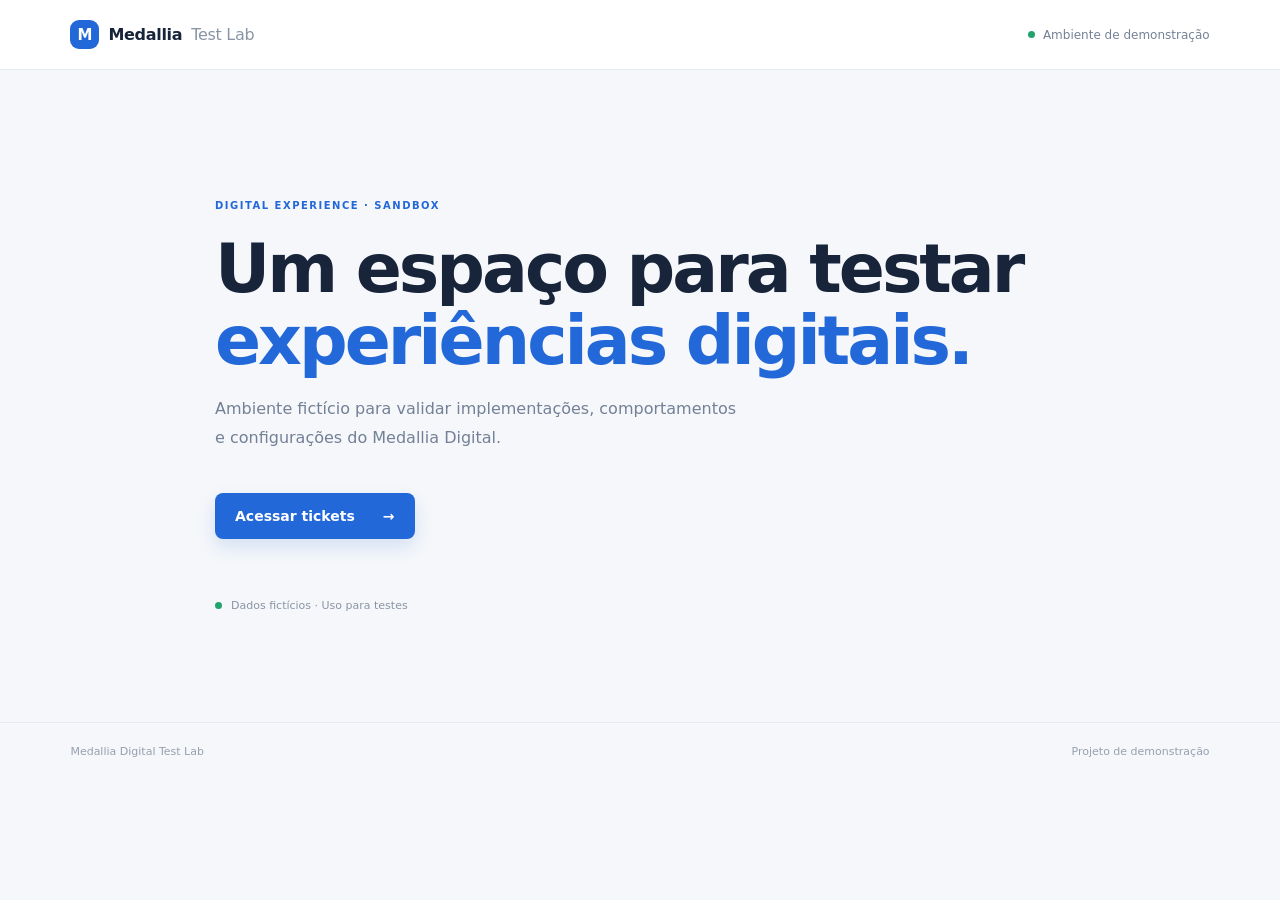
<file: index.html>
<!doctype html>
<html lang="pt-BR">
<head>
  <meta charset="utf-8">
  <meta name="viewport" content="width=device-width, initial-scale=1">
  <title>Medallia Digital | Test Lab</title>
  <link rel="stylesheet" href="styles.css">
</head>
<body class="home-page">
  <header class="topbar">
    <a class="brand" href="index.html"><span class="brand-mark">M</span> Medallia <span class="brand-muted">Test Lab</span></a>
    <span class="environment"><i></i> Ambiente de demonstração</span>
  </header>

  <main class="hero">
    <div class="eyebrow">DIGITAL EXPERIENCE · SANDBOX</div>
    <h1>Um espaço para testar<br><span>experiências digitais.</span></h1>
    <p>Ambiente fictício para validar implementações, comportamentos e configurações do Medallia Digital.</p>
    <a class="primary-button" href="tickets.html">Acessar tickets <span aria-hidden="true">→</span></a>
    <div class="hero-footnote"><span class="pulse"></span> Dados fictícios · Uso para testes</div>
  </main>

  <footer class="footer"><span>Medallia Digital Test Lab</span><span>Projeto de demonstração</span></footer>
  <!-- Insira aqui o snippet do Medallia Digital quando estiver pronto para testar. -->
</body>
</html>
</file>
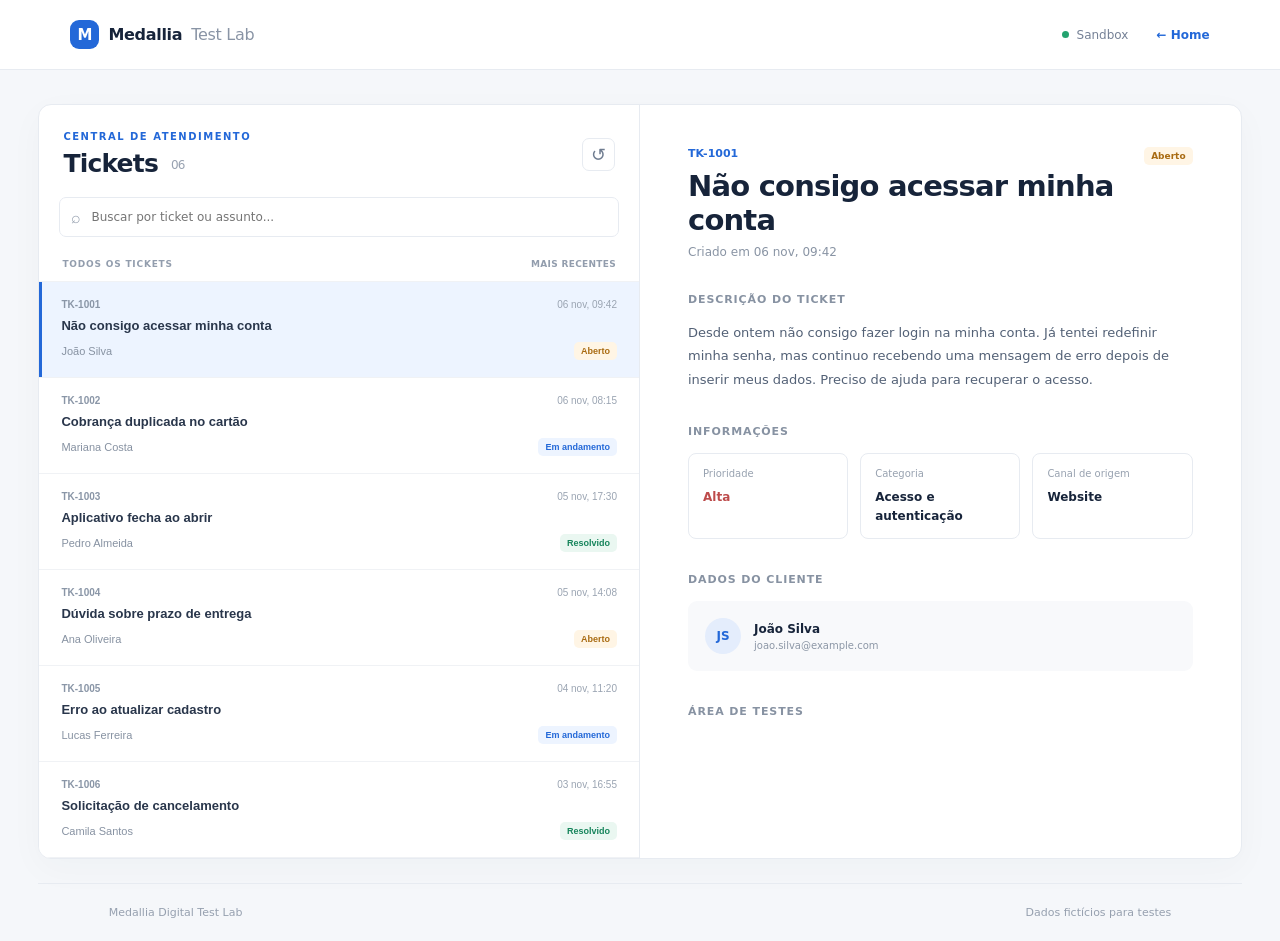
<file: tickets.html>
<!doctype html>
<html lang="pt-BR">
<head>
  <meta charset="utf-8">
  <meta name="viewport" content="width=device-width, initial-scale=1">
  <title>Tickets | Medallia Digital Test Lab</title>
  <link rel="stylesheet" href="styles.css">
</head>
<body class="tickets-page">
  <header class="topbar">
    <a class="brand" href="index.html"><span class="brand-mark">M</span> Medallia <span class="brand-muted">Test Lab</span></a>
    <div class="header-right"><span class="environment"><i></i> Sandbox</span><a class="home-link" href="index.html">← Home</a></div>
  </header>

  <main class="workspace">
    <section class="ticket-sidebar" aria-label="Lista de tickets">
      <div class="sidebar-heading">
        <div><div class="eyebrow">CENTRAL DE ATENDIMENTO</div><h1>Tickets <span id="ticket-count">06</span></h1></div>
        <button class="filter-button" id="clear-search" title="Limpar busca" aria-label="Limpar busca">↺</button>
      </div>
      <label class="search-box"><span>⌕</span><input id="ticket-search" type="search" placeholder="Buscar por ticket ou assunto..." autocomplete="off"></label>
      <div class="list-label">TODOS OS TICKETS <span>MAIS RECENTES</span></div>
      <div id="ticket-list" class="ticket-list"></div>
    </section>

    <section class="ticket-detail" aria-live="polite">
      <div id="detail-content"></div>
    </section>
  </main>

  <footer class="footer workspace-footer"><span>Medallia Digital Test Lab</span><span>Dados fictícios para testes</span></footer>
  <!-- Insira aqui o snippet do Medallia Digital quando estiver pronto para testar. -->
  <script src="app.js"></script>
</body>
</html>
</file>
<file: styles.css>
:root {
  --ink: #17243a; --muted: #738096; --line: #e7ebf1; --paper: #ffffff;
  --canvas: #f5f7fa; --blue: #2368d8; --blue-soft: #edf4ff;
  --green: #16845b; --amber: #a96b12; --red: #bd4b4b;
  font-family: Inter, ui-sans-serif, system-ui, -apple-system, BlinkMacSystemFont, "Segoe UI", sans-serif;
}
* { box-sizing: border-box; }
body { margin: 0; color: var(--ink); background: var(--canvas); min-height: 100vh; }
a { color: inherit; text-decoration: none; }
.topbar { height: 70px; padding: 0 5.5%; display: flex; align-items: center; justify-content: space-between; background: #fff; border-bottom: 1px solid var(--line); }
.brand { display: flex; align-items: center; gap: 9px; font-weight: 750; letter-spacing: -.3px; }
.brand-mark { display: grid; place-items: center; width: 29px; height: 29px; border-radius: 9px; background: var(--blue); color: white; font-size: 15px; }
.brand-muted { color: #8994a5; font-weight: 500; }
.environment { display: flex; align-items: center; gap: 8px; color: #758196; font-size: 12px; }
.environment i, .pulse { width: 7px; height: 7px; border-radius: 50%; background: #24a36f; display: inline-block; }
.hero { width: min(850px, 88%); margin: 0 auto; padding: 130px 0 110px; }
.eyebrow { color: var(--blue); font-size: 10px; font-weight: 800; letter-spacing: 1.5px; }
.hero h1 { margin: 22px 0 18px; font-size: clamp(42px, 7vw, 68px); line-height: 1.06; letter-spacing: -3px; }
.hero h1 span { color: var(--blue); }
.hero p { max-width: 530px; color: var(--muted); line-height: 1.8; font-size: 16px; }
.primary-button { display: inline-flex; align-items: center; gap: 28px; margin-top: 24px; padding: 15px 20px; background: var(--blue); color: #fff; border-radius: 8px; font-weight: 650; font-size: 14px; box-shadow: 0 8px 18px #2368d826; transition: transform .18s, background .18s; }
.primary-button:hover { background: #1858bf; transform: translateY(-2px); }
.hero-footnote { display: flex; align-items: center; gap: 9px; color: #8a95a5; font-size: 11px; margin-top: 60px; }
.footer { display: flex; justify-content: space-between; padding: 22px 5.5%; border-top: 1px solid var(--line); color: #96a0af; font-size: 11px; }

.tickets-page { display: flex; flex-direction: column; }
.header-right { display: flex; align-items: center; gap: 28px; }
.home-link { color: var(--blue); font-size: 12px; font-weight: 650; }
.workspace { width: min(1240px, 94%); margin: 34px auto 24px; min-height: 650px; display: grid; grid-template-columns: minmax(0, 1fr) minmax(0, 1fr); background: var(--paper); border: 1px solid var(--line); border-radius: 13px; overflow: hidden; box-shadow: 0 10px 35px #24344f08; }
.ticket-sidebar { border-right: 1px solid var(--line); min-width: 0; }
.sidebar-heading { display: flex; justify-content: space-between; align-items: center; padding: 26px 24px 19px; }
.sidebar-heading h1 { margin: 7px 0 0; font-size: 25px; letter-spacing: -.8px; }
.sidebar-heading h1 span { color: #98a2b1; font-size: 12px; font-weight: 500; vertical-align: middle; margin-left: 5px; }
.filter-button { border: 1px solid var(--line); background: white; border-radius: 7px; width: 33px; height: 33px; color: #6f7c90; cursor: pointer; font-size: 18px; }
.search-box { margin: 0 20px 22px; height: 40px; padding: 0 11px; border: 1px solid var(--line); border-radius: 7px; display: flex; align-items: center; gap: 8px; color: #96a0af; }
.search-box input { border: 0; outline: 0; width: 100%; color: var(--ink); font: inherit; font-size: 12px; background: transparent; }
.list-label { padding: 0 23px 12px; display: flex; justify-content: space-between; color: #929dad; font-size: 9px; font-weight: 750; letter-spacing: .8px; }
.list-label span { font-weight: 600; letter-spacing: .3px; }
.ticket-list { border-top: 1px solid #f0f2f5; }
.ticket-card { width: 100%; padding: 17px 22px; display: block; text-align: left; border: 0; border-bottom: 1px solid #f0f2f5; background: #fff; cursor: pointer; transition: background .15s; }
.ticket-card:hover { background: #f8faff; }
.ticket-card.active { background: var(--blue-soft); box-shadow: inset 3px 0 var(--blue); }
.ticket-card-top, .ticket-card-bottom { display: flex; align-items: center; justify-content: space-between; gap: 10px; }
.ticket-id { color: #8a96a7; font-size: 10px; font-weight: 650; }
.ticket-date { color: #9aa4b2; font-size: 10px; }
.ticket-subject { margin: 8px 0 9px; font-size: 13px; font-weight: 700; color: #29364b; }
.ticket-customer { color: #8792a2; font-size: 11px; }
.status { display: inline-flex; align-items: center; gap: 5px; padding: 4px 7px; border-radius: 5px; font-size: 9px; font-weight: 700; white-space: nowrap; }
.status.open { color: var(--amber); background: #fff5e5; }
.status.progress { color: var(--blue); background: #edf4ff; }
.status.resolved { color: var(--green); background: #eaf7f1; }
.ticket-detail { padding: 42px 48px; min-width: 0; }
.detail-empty { height: 100%; min-height: 400px; display: grid; place-items: center; text-align: center; color: #929dad; }
.detail-empty strong { display: block; color: #536176; margin-bottom: 7px; }
.detail-header { display: flex; justify-content: space-between; gap: 20px; align-items: flex-start; }
.detail-id { color: var(--blue); font-size: 11px; font-weight: 750; }
.detail-title { margin: 9px 0 8px; font-size: clamp(22px, 3vw, 29px); letter-spacing: -.8px; }
.detail-subtitle { color: #8994a4; font-size: 12px; }
.detail-section { margin-top: 34px; }
.section-title { margin: 0 0 15px; font-size: 11px; text-transform: uppercase; letter-spacing: .9px; color: #8792a2; }
.description { color: #536176; line-height: 1.8; font-size: 13px; max-width: 700px; }
.info-grid { display: grid; grid-template-columns: repeat(3, 1fr); gap: 12px; }
.info-box { border: 1px solid var(--line); border-radius: 8px; padding: 14px; }
.info-box span { display: block; color: #98a2b0; font-size: 10px; margin-bottom: 7px; }
.info-box strong { font-size: 12px; font-weight: 650; }
.priority-high { color: var(--red); } .priority-medium { color: var(--amber); } .priority-low { color: var(--green); }
.customer-panel { background: #f8f9fb; border-radius: 9px; padding: 17px; display: flex; gap: 13px; align-items: center; }
.avatar { width: 36px; height: 36px; border-radius: 50%; background: #e4edfc; color: var(--blue); display: grid; place-items: center; font-weight: 750; font-size: 12px; }
.customer-panel strong { display: block; font-size: 12px; }
.customer-panel span { display: block; color: #8c97a6; font-size: 10px; margin-top: 4px; }
.workspace-footer { width: min(1240px, 94%); margin: auto auto 0; }
.empty-search { padding: 28px 22px; color: #929dad; font-size: 12px; text-align: center; }

@media (max-width: 760px) {
  .topbar { height: 62px; padding: 0 5%; }
  .environment { display: none; }
  .workspace { width: 100%; margin: 0; border-radius: 0; border-left: 0; border-right: 0; grid-template-columns: 1fr; }
  .ticket-sidebar { border-right: 0; border-bottom: 1px solid var(--line); }
  .ticket-list { display: grid; grid-template-columns: repeat(2, minmax(0, 1fr)); }
  .ticket-card { padding: 14px; }
  .ticket-detail { padding: 28px 22px; min-height: 470px; }
  .info-grid { grid-template-columns: 1fr 1fr; }
  .footer { padding: 18px 5%; }
  .workspace-footer { width: 100%; }
  .hero { padding: 100px 0 80px; }
}
@media (max-width: 430px) {
  .ticket-list { grid-template-columns: 1fr; }
  .detail-header { display: block; }
  .detail-header > .status { margin-top: 12px; }
  .info-grid { grid-template-columns: 1fr; }
  .footer { font-size: 9px; }
}
</file>
